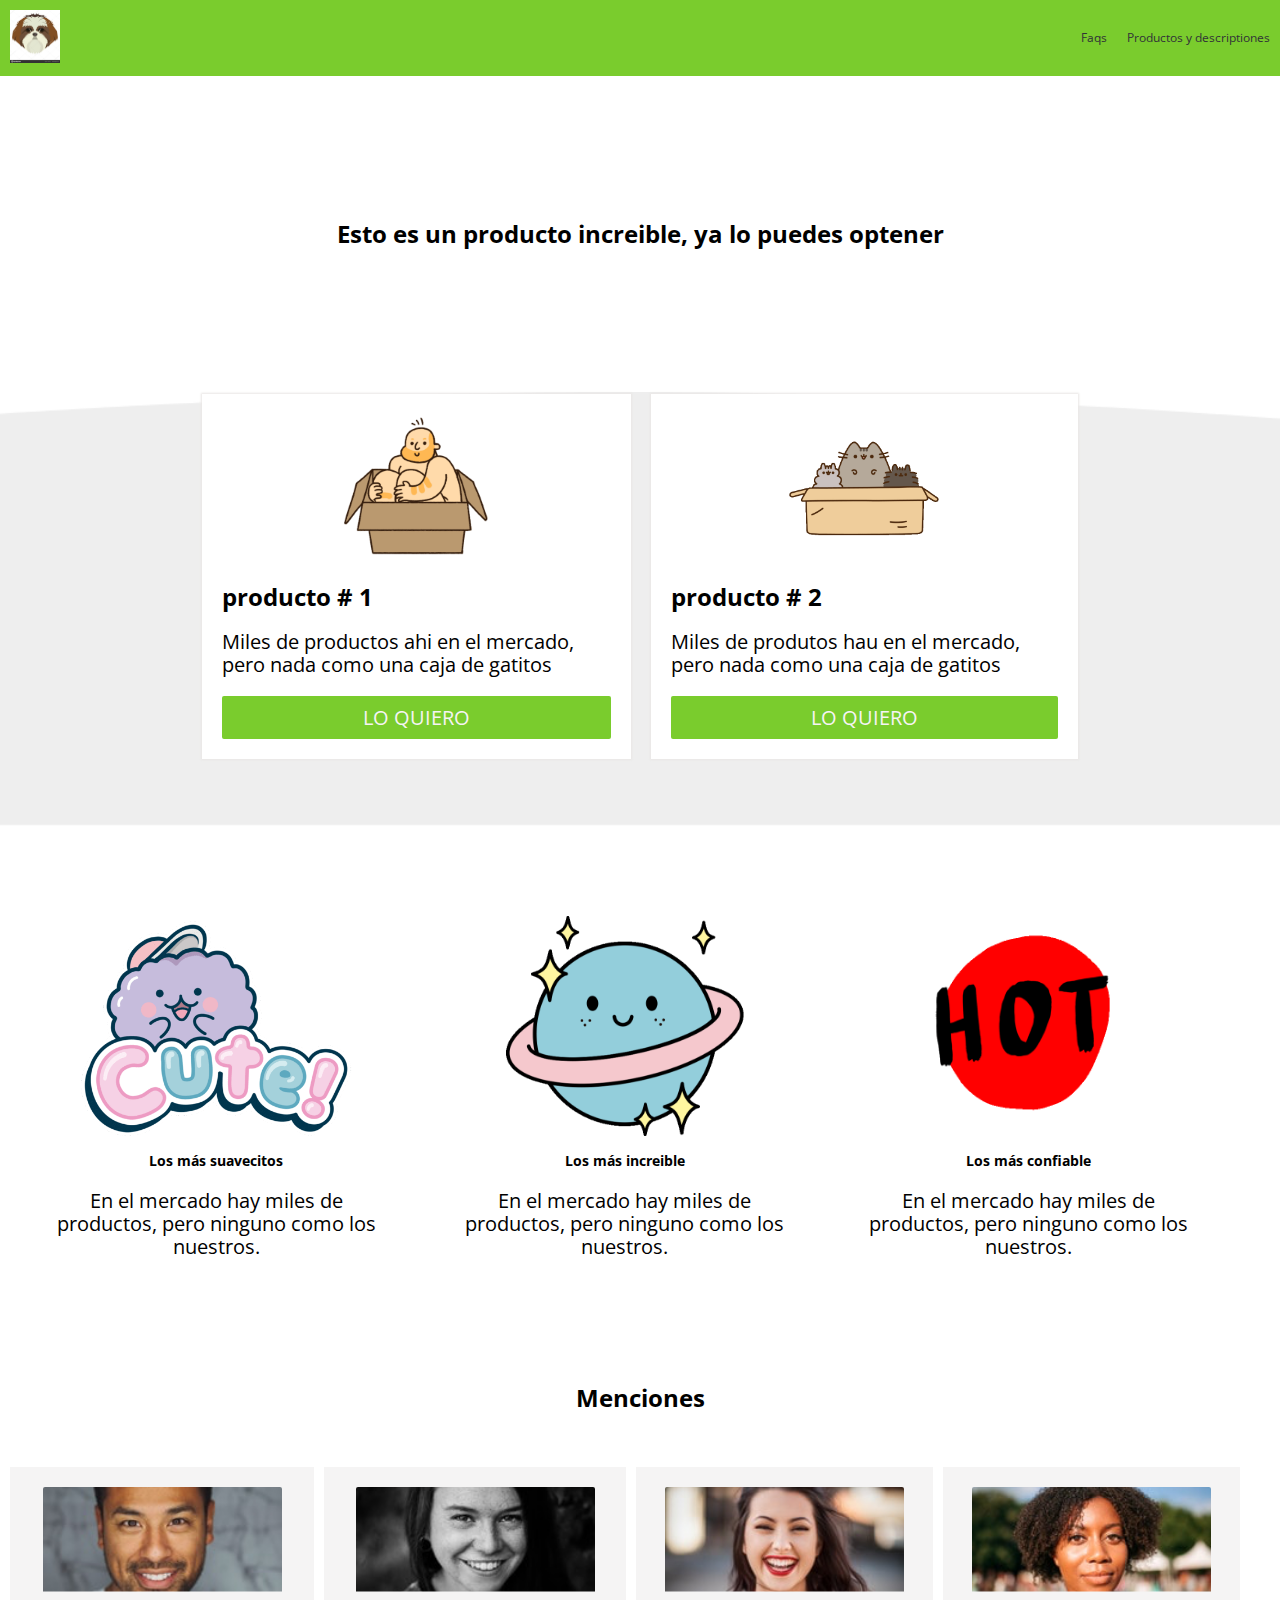
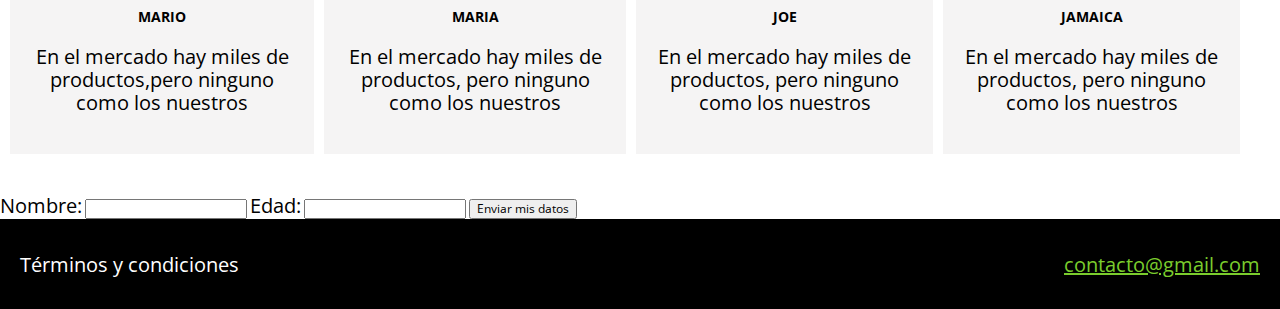
<file: index.html>
<!DOCTYPE html>

<!-- Se utiliza para que sea en español -->
<html lang="es"> 

<!-- Representa la conexion de metadatos -->
<head>
 <!-- meta UTF-8 codifica el texto que ulizamos  -->
  <meta charset="UTF-8">
  <meta name="viewport" content="width=device-width, initial-scale=1.0">
  <meta http-equiv="X-UA-Compatible" content="ie=edge">

  <!-- Por medio de esta linea se configura el CCS para trabajar con html
  las diferentes configuracion que se realicen por medio de tecnoligia css -->

  <link rel="stylesheet" href="css/animation.css">
  <link rel="stylesheet" href="css/normalize.css">
  <link rel="stylesheet" href="css/estilos.css">
  <link rel="stylesheet" href="css/mobile.css">
  <!-- Define el titulo del documento -->
  <title>Bruno</title>


</head>

<!-- body representa el contenido principal de documento html -->
<body>
  
   
  <!-- aqui empieza el naver****************************** -->
<header>  
  
  <!-- la etiqueta nav Define una sección que solamente contiene enlaces de navegación -->
    <nav class="fadeInDown">
      <div class="brand_image">

        <!-- con esta etiqueta poneos las imagenes  -->
        <img src="image/logo.jpg" alt="" width="50">

      </div>

      <div class="nav_option">
 
          <!-- ul y li = son formatos que utilizamos hacer lista         -->
          <ul>
            <!-- La etiequeta a es donde vamos aponer los hiperlink que nos van adireccionar donde queremos -->
            <li><a href="#">Faqs</a></li>
             <li><a href="#">Productos y descriptiones</a></li>  
          </ul>

      </div>
      
    </nav>
  <!-- aqui acaba el naver  -->

   <!-- Aca creamos la seccion del mai section -->
   <div class="main_section fadeIn">

     <!-- hi= Lo utilizamos para la creacion del titulo principal -->
     <h1>Esto es un producto increible, ya lo puedes optener </h1>
   
   
    </div>
   <div class="products fadeInUp ">
     <div class="product ">
       <div class="content">

                   <!-- Para poder manipular las tarjetas utilizamos el contenerdor img_content -->
                  <div class="img_content">


                  <!-- La etiqueta img nos pormite poner imagenes en nuestro sitio web -->
                    <img src="image/box1.png" alt="">
                  </div>
                   
                  <!-- titulos pricipales -->
                  <h1>producto # 1</h1>

                  <!-- La etiqueta de p la utilizamos para los parrafos -->
                  <p>Miles de productos ahi en el mercado,
                   pero nada como una caja de gatitos
                  </p>

                  <!-- Esta esla etiqueta que utilizamos para poner los botones -->
                  <a href="venta.html">
                    <button class="main_button">LO QUIERO</button>
                    </a>

                   
            </div>
          </div>
             <div class="product">
              <div class="content">
                   <div class="img_content">

                    <img src="image/box2.png" alt="">
                </div>
                    <h1>producto # 2</h1> 
                    <p>Miles de produtos hau en el mercado,
                      pero nada como una caja de gatitos
                    </p>
                    <a href="venta.html">
                    <button class="main_button">LO QUIERO</button>
                    </a>
                    
            
       </div>
     </div>
   </div>
 <!-- aca se empiezan los beneficios  -->
  <div class="beneficios">
         <div class="beneficio">
           <div class="content_beneficio">
             <img src="image/b1.png" alt="">
             <h3>Los más suavecitos</h3>
             <p>
               En el mercado hay miles de productos,
                pero ninguno como los nuestros.
             </p>
           </div>
         </div>
         <div class="beneficios">
          <div class="beneficio">
            <div class="content_beneficio">
              <img src="image/b2.png" alt="">
              <h3>Los más increible</h3>
              <p>
                En el mercado hay miles de productos,
                 pero ninguno como los nuestros.
              </p>
            </div>
          </div>
          <div class="beneficios">
            <div class="beneficio">
              <div class="content_beneficio">
                <img src="image/b3.png" alt="">
                <h3>Los más confiable</h3>
                <p>
                  En el mercado hay miles de productos,
                   pero ninguno como los nuestros.
                </p>
              </div>
            </div>
          </div>
        </div>
      </div>
    
        
  <!-- MENCIONES -->
    
       <div class="Menciones">
        <h1>Menciones</h1>
       </div>
          
       <div class="menciones">
           
           <div class="mencion">
          <div class="content_mencion">
            <img src="image/p1.png" alt="">
            <h3>MARIO</h3>
            <p>
              En el mercado hay miles de productos,pero ninguno como los nuestros
            </p>
          </div>
        </div>
        <div class="menciones">
          <div class="mencion">
            <div class="content_mencion">
              <img src="image/p2.png" alt="">
              <h3>MARIA</h3>
              <p>
                En el mercado hay miles de productos,
                     pero ninguno como los nuestros
              </p>
            </div>
          </div>
          <div class="menciones">
            <div class="mencion">
              <div class="content_mencion">
                <img src="image/p3.png" alt="">
                <h3>JOE</h3>
                <p>
                  En el mercado hay miles de productos,
                       pero ninguno como los nuestros
                </p>
              </div>
            </div>
            <div class="menciones">
              <div class="mencion">
                <div class="content_mencion">
                  <img src="image/p4.png" alt="">
                  <h3>JAMAICA</h3>
                  <p>
                    En el mercado hay miles de productos,
                         pero ninguno como los nuestros
                  </p>
              </div>
            </div>
          </div>
        </div>
      </div>
    </div>

    <form action=”URL_DONDE_QUIERO_ENVIAR_LO_DATOS”>
      <label for=”nombre”>Nombre:</label>
      <input type=”text” id=”nombre” name=”user_name” />
    
      <label for=“edad“>Edad:</label>
      <input type=”number” id=”edad” name=”user_age” />
    
      <button type=”submit”>Enviar mis datos</button>
    </form>
    
      <footer class="footer">
        <p>Términos y condiciones</p>
        <p>
          <a href="mailto:contacto@gmail.com">contacto@gmail.com</a>
        </p>
      </footer>
    
 <!-- Esta etiqueta se utiliza para que javascript funcione en html -->
 <script scr="script/script.js"></script>

</body>
</html>
</file>
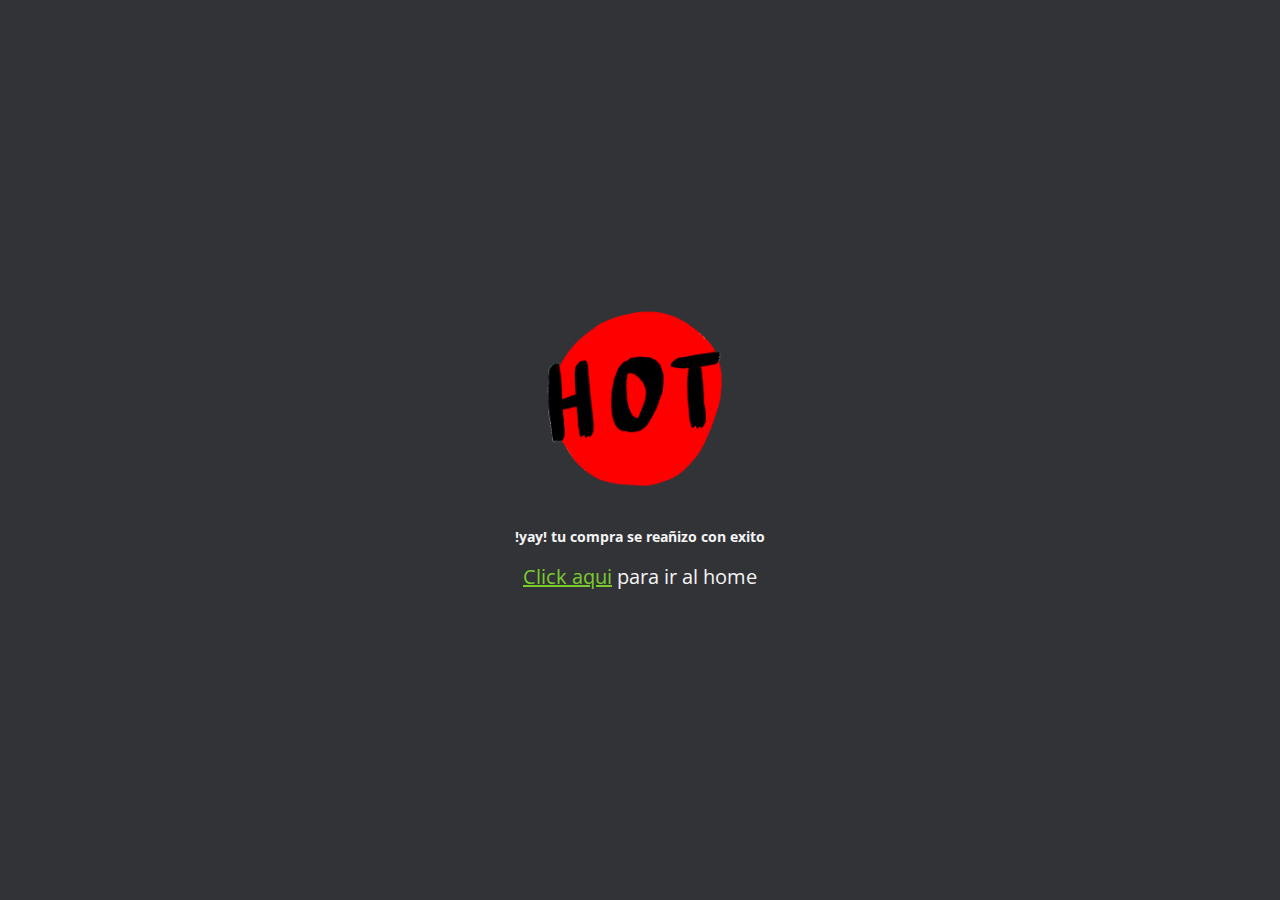
<file: exito.html>
<!DOCTYPE html>
<html lang="es">
<head>
    <meta charset="UTF-8">
    <meta http-equiv="X-UA-Compatible" content="IE=edge">
    <meta name="viewport" content="width=device-width, initial-scale=1.0">
    <link rel="stylesheet" href="css/normalize.css">
    <link rel="stylesheet" href="css/estilos.css">
    <link rel="stylesheet" href="css/animation.css">
    <link rel="stylesheet" href="css/paypal.css">

    <title>Exito</title>
</head>
<body>
    <div class="content_paypal">
        <img src="image/b3.png" alt="">
        <h3>!yay! tu compra se reañizo con exito</h3>
        <p> <a href="index.html">Click aqui</a> para ir al home</p>
    </div>
 
</body>
</html>
</file>
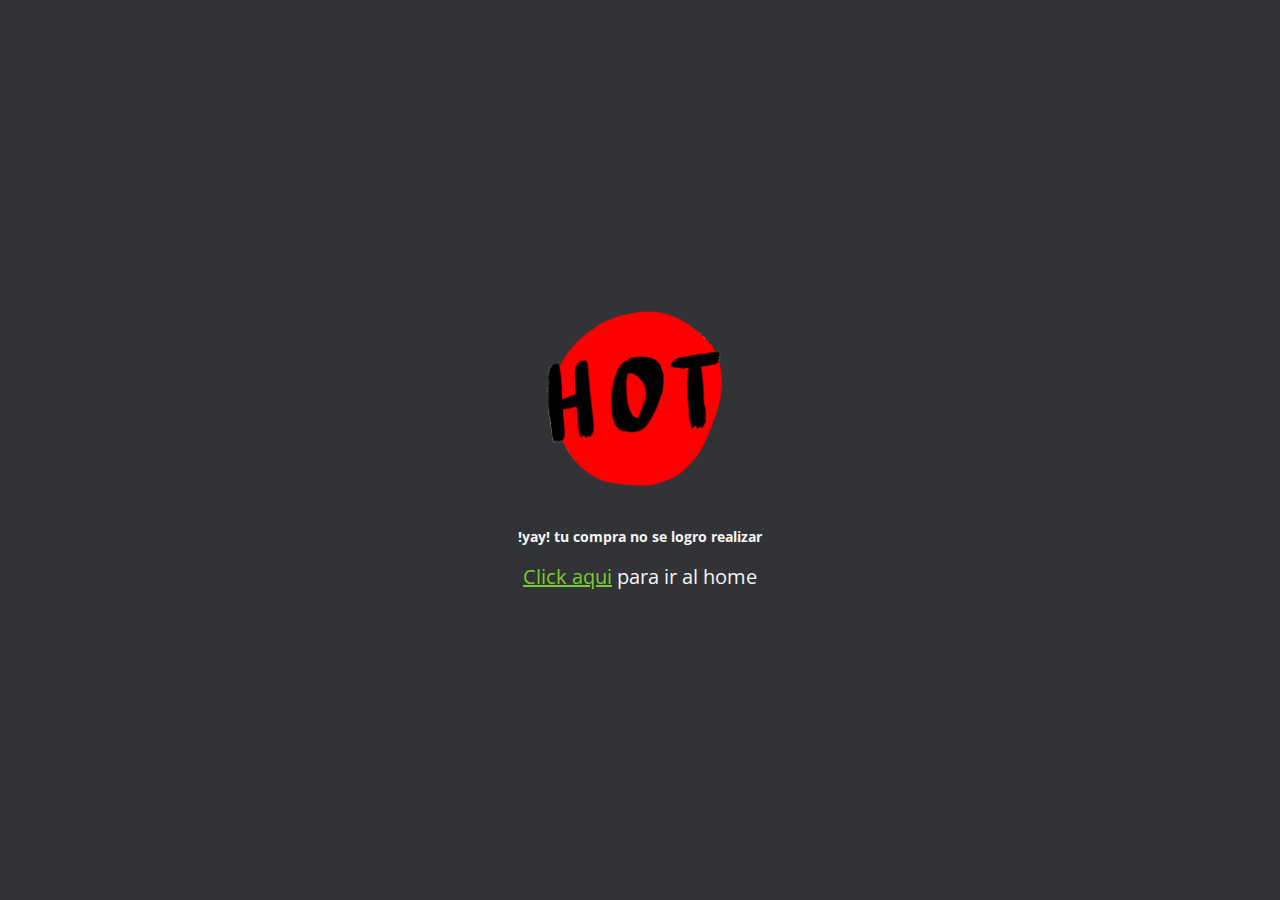
<file: falla.html>
<!DOCTYPE html>
<html lang="es">
<head>
    <meta charset="UTF-8">
    <meta http-equiv="X-UA-Compatible" content="IE=edge">
    <meta name="viewport" content="width=device-width, initial-scale=1.0">
    <link rel="stylesheet" href="css/normalize.css">
    <link rel="stylesheet" href="css/estilos.css">
    <link rel="stylesheet" href="css/animation.css">
    <link rel="stylesheet" href="css/paypal.css">

    <title>Exito</title>
</head>
<body>
    <div class="content_paypal">
        <img src="image/b3.png" alt="">
        <h3>!yay! tu compra no se logro realizar </h3>
        <p> <a href="index.html">Click aqui</a> para ir al home</p>
    </div>
 
</body>
</html>
</file>
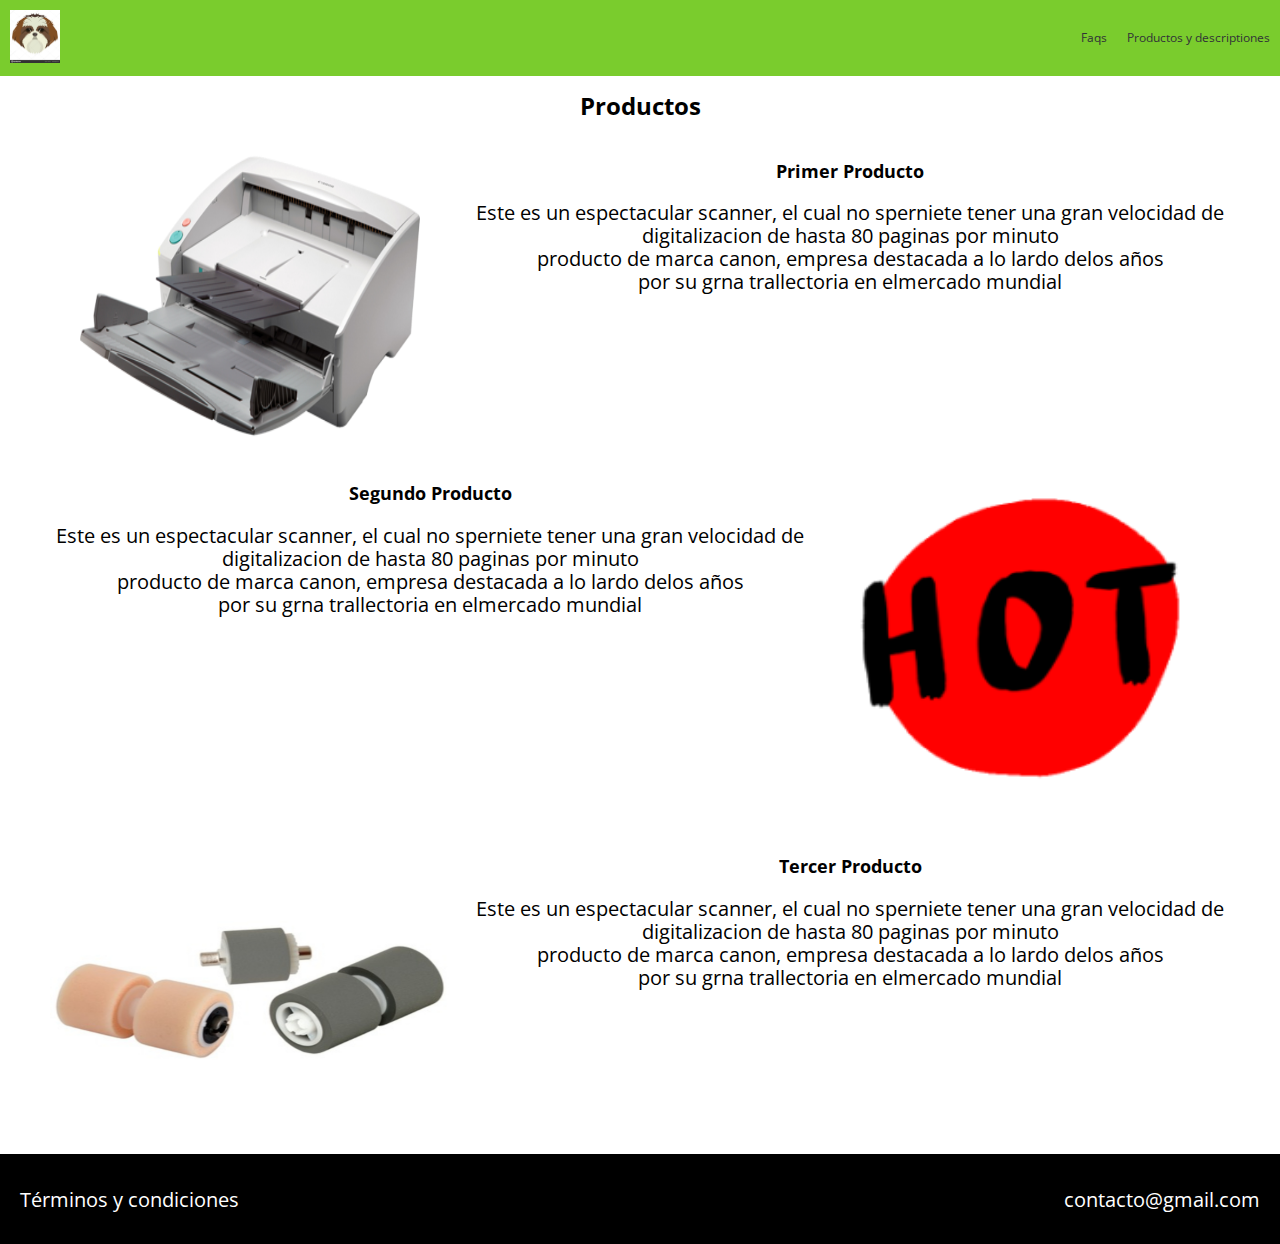
<file: producto.html>
<!DOCTYPE html>

<!-- Se utiliza para que sea en español -->
<html lang="es"> 

<!-- Representa la conexion de metadatos -->
<head>
 <!-- meta UTF-8 codifica el texto que ulizamos  -->
  <meta charset="UTF-8">
  <meta name="viewport" content="width=device-width, initial-scale=1.0">
  <meta http-equiv="X-UA-Compatible" content="ie=edge">

  <!-- Por medio de esta linea se configura el CCS para trabajar con html
  las diferentes configuracion que se realicen por medio de tecnoligia css -->
  <link rel="stylesheet" href="css/grid.css">
  <link rel="stylesheet" href="css/animation.css">
  <link rel="stylesheet" href="css/normalize.css">
  <link rel="stylesheet" href="css/estilos.css">
  <link rel="stylesheet" href="css/mobile.css">
  <!-- Define el titulo del documento -->
  <title>Bruno</title>


</head>

<!-- body representa el contenido principal de documento html -->
<body>
  
   
  <!-- aqui empieza el naver****************************** -->
<header>  
  
  <!-- la etiqueta nav Define una sección que solamente contiene enlaces de navegación -->
    <nav class="fadeInDown">
      <div class="brand_image">

        <!-- con esta etiqueta poneos las imagenes  -->
        <img src="image/logo.jpg" alt="" width="50">

      </div>

      <div class="nav_option">
 
          <!-- ul y li = son formatos que utilizamos hacer lista         -->
          <ul>
            <!-- La etiequeta a es donde vamos aponer los hiperlink que nos van adireccionar donde queremos -->
            <li><a href="#">Faqs</a></li>
             <li><a href="#">Productos y descriptiones</a></li>  
          </ul>

      </div>
      
    </nav>
  <!-- aqui acaba el naver  -->
  
<!-- Aca inicia el container el cual es el sistema que contiene todas las grillas -->
  <div class="container">
    <h1>Productos</h1>
    </div>

    <!-- El row es el que nos permite la creacion de las columnas
    <div class="row">
     
    <div class="col-2">HOLA soy andres pardo moreno desde colombia diseññando pahinas web</div>
    <div class="col-2">HOLA soy andres pardo moreno desde colombia diseññando pahinas web</div>
    <div class="col-2">HOLA soy andres pardo moreno desde colombia diseññando pahinas web</div>
    <div class="col-2">HOLA soy andres pardo moreno desde colombia diseññando pahinas web</div>
    <div class="col-2">HOLA soy andres pardo moreno desde colombia diseññando pahinas web</div>
   </div>
  </div> -->

  <!-- aca utilizamos las columnas que necesitamos unicamente para que quede imagen 
  y quede texto o la informacion al lado  -->
  <div class="row"> 
    <div class="col-4">
     
      <img src="image/4 (1).png" alt="" width="400px" height="300px">
        </div>
       <div class="col-8">
         <h2>Primer Producto</h2>
         <p>Este es un espectacular scanner, el cual no sperniete tener una
           gran velocidad de digitalizacion de hasta 80 paginas por minuto <br>
           producto de marca canon, empresa destacada a lo lardo delos años <br>
           por su grna trallectoria en elmercado mundial
         </p>
       </div>
  </div>
</div>

<div class="row"> 
  <div class="col-8">

    <h2>Segundo Producto</h2>
       <p>Este es un espectacular scanner, el cual no sperniete tener una
         gran velocidad de digitalizacion de hasta 80 paginas por minuto <br>
         producto de marca canon, empresa destacada a lo lardo delos años <br>
         por su grna trallectoria en elmercado mundial
       </p>
      </div>
     
       <div class="col-4">
    <img src="image/b3.png" alt="" width="400px" height="350px">
         
     </div>
  </div>
</div>


<div class="row"> 
  <div class="col-4">
   
    <img src="image/2 (1).jpg" alt="" width="400px" height="300px">
      </div>
     <div class="col-8">
       <h2>Tercer Producto</h2>
       <p>Este es un espectacular scanner, el cual no sperniete tener una
         gran velocidad de digitalizacion de hasta 80 paginas por minuto <br>
         producto de marca canon, empresa destacada a lo lardo delos años <br>
         por su grna trallectoria en elmercado mundial
       </p>
     </div>

    </div>
  </div>
    
      <footer class="footer">
        <p>Términos y condiciones</p>
        <p>contacto@gmail.com</p>
      </footer>
    
 <!-- Esta etiqueta se utiliza para que javascript funcione en html -->
 <script scr="script/script.js"></script>

</body>
</html>
</file>
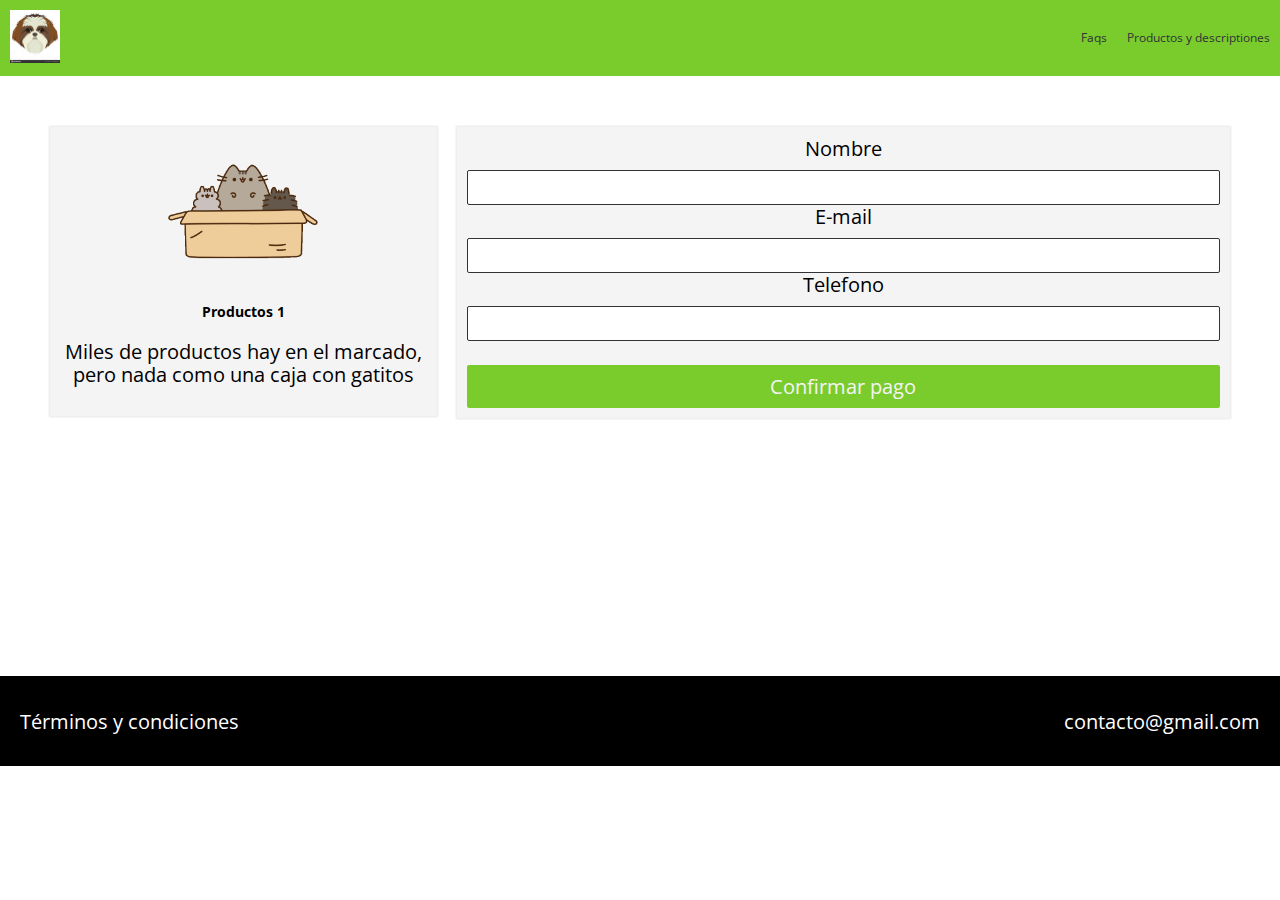
<file: venta.html>
<!DOCTYPE html>

<!-- Se utiliza para que sea en español -->
<html lang="es"> 

<!-- Representa la conexion de metadatos -->
<head>
 <!-- meta UTF-8 codifica el texto que ulizamos  -->
  <meta charset="UTF-8">
  <meta name="viewport" content="width=device-width, initial-scale=1.0">
  <meta http-equiv="X-UA-Compatible" content="ie=edge">

  <!-- Por medio de esta linea se configura el CCS para trabajar con html
  las diferentes configuracion que se realicen por medio de tecnoligia css -->
  <link rel="stylesheet" href="css/grid.css">
  <link rel="stylesheet" href="css/animation.css">
  <link rel="stylesheet" href="css/normalize.css">
  <link rel="stylesheet" href="css/estilos.css">
  <link rel="stylesheet" href="css/mobile.css">
  <!-- Define el titulo del documento -->
  <title>Bruno</title>


</head>

<!-- body representa el contenido principal de documento html -->
<body>
  
   
  <!-- aqui empieza el naver****************************** -->
<header>  
  
  <!-- la etiqueta nav Define una sección que solamente contiene enlaces de navegación -->
    <nav class="fadeInDown">
      <div class="brand_image">

        <!-- con esta etiqueta poneos las imagenes  -->
        <img src="image/logo.jpg" alt="" width="50">

      </div>

      <div class="nav_option">
 
          <!-- ul y li = son formatos que utilizamos hacer lista         -->
          <ul>
            <!-- La etiequeta a es donde vamos aponer los hiperlink que nos van adireccionar donde queremos -->
            <li><a href="#">Faqs</a></li>
             <li><a href="#">Productos y descriptiones</a></li>  
          </ul>

      </div>
      
    </nav>
  <!-- aqui acaba el naver  -->


<!--   Aca empieza el formulariode venta  -->
<br>
<br>
<br>
<div class="container">

    <div class="row">
        <div class="col-4">
            <div class="modulo_pago">
                <div class="modulo_pago_images"></div>
                <img src="image/box2.png" alt="">
                <h3>
                    Productos 1
                </h3>
                <p> 
                    Miles de productos hay en el marcado, pero nada como una caja con gatitos
                </p> 
            </div>
        </div>   
        
        <div class="col-8">
            <div class="modulo_pago">
             <!--  creamos la etiqueta form la que nos permite crear el formulario -->
              <form action="https://www.paypal.com/cgi-bin/webscr?cmd=_s-xclick&hosted_button_id=9MQC49F2JC5E8" method="post">

                <!-- utilizamos el label que nos permiete la la creacion del campo -->
                <label for="name">Nombre</label>
                <br>
           <!--      nos permite llenar el campo -->
                <input type="text" placeholder="" name="name" class="data">
                <br>
                <label for="email">E-mail</label>
                <br>
                <input type="text" placeholder="" name="mail" class="data">
                <br>
                <label for="phone">Telefono</label>
                <br>       
                <input type="text" placeholder="" name="phone" class="data" >
                <br>
                <br>

                
                <!-- Este es el boton de pago, 
                para cambiar el texto se utiliza el atributo value y se pone el texto que se desea en el boton  -->
                <input type="submit" class="main_button" name="submit" value="Confirmar pago">
    

              </form>

              

            </div>
        </div>
    </div>
</div>
<br>
<br>
<br>
<br>
<br>
<br>
<br>
<br>
<br>
<br>
<br>
<br>
<br>
<br>
<br>
<br>
<br>
<br>


  <!-- Aca termina el formulario de venta  -->
  

    
      <footer class="footer">
        <p>Términos y condiciones</p>
        <p>contacto@gmail.com</p>
      </footer>
    
 <!-- Esta etiqueta se utiliza para que javascript funcione en html -->
 <script scr="script/script.js"></script>

</body>
</html>
</file>
<file: css/animation.css>
/* Empezamos con una clase
* Luego fijamos el tiempo que dura la animacion */
.fadeIn{

 /* asegura que los valores sean estandar */
    -webkit-animation-duration: 4s;
    animation-duration: 4s;

    /* Define que se cumplira de ida del regreso regreso */
    animation-fill-mode: both;
    -webkit-animation-fill-mode: both;

    /* fijamos el nombre de nuestra animacion */
    animation-name: fadeIn;
    -webkit-animation-name: fadeIn;
}
/* Se define que animacion va a tener esta clase*/
@keyframes fadeIn {

    /* Idicamos como se maneja la opacidad */  
    from{
        opacity: 0;
    }
    to{
        opacity: 1;
    }

}
/* Aca realizamos la animacion de nav, utilizando los mismos parametros
* que se tomaron en la parte inicial, solo cambia el nomre de la clase*/
.fadeInDown {
    -webkit-animation-duration: 1s;
    animation-duration: 1s;
    animation-fill-mode: both;
    -webkit-animation-fill-mode: both;
    -webkit-animation-name: fadeInDown;
    animation-name: fadeInDown;

}

@keyframes fadeInDown {
    from{
        opacity: 0;
        -webkit-transform: translate3d(0,-100%,0);  
        transform: translate3d(0,-100%,0);
    }

    to{
        opacity: 1;
        -webkit-transform: translate3d(0,0,0);
        transform: translate3d(0,0,0);
    }
}


/*En esta seccion utilizamos los efectos de animacion
* para los produtos*/

.fadeInUp {
    -webkit-animation-duration: 5s;
    animation-duration: 5s;
    animation-fill-mode: both;
    -webkit-animation-fill-mode: both;
    -webkit-animation-name: fadeInUp;
    animation-name: fadeInUp;

}

@keyframes fadeInUp {
    from{
        opacity: 0;
        -webkit-transform: translate3d(0,100%,0);  
        transform: translate3d(0,100%,0);
    }

    to{
        opacity: 1;
        -webkit-transform: translate3d(0,0,0);
        transform: translate3d(0,0,0);
    }
}
</file>
<file: css/estilos.css>
/* Este es link que sacamos de la pagina de 
google fonts para el diseño de letra que deseamos  */
@import url('https://fonts.googleapis.com/css2?family=Open+Sans:wght@300&display=swap');

/* --------Variables----------- */
/* --Aca ponemos tods la variables que son muy repetitivas----------- */
/* -----Es una forma de volverlas dinamicas----------- */
:root {
 
    --green-color:#7ACC2D;
    --white-color:rgb(245, 244, 244);
    --black-color:#313337;
    
    /* Tipografia */
    --normal:20px;
    /* Espacio */
    --space:10px;
    /* Box shadow */
    --box:0px 0 2px 1px #e9e6e5;

}

/* ------Variables------------- */



html,body{
    /* Padding = Espaciado que se tiene hacia dentro */
    padding: 0px;

    /* Espaciado que elementi tiene hacia afuera */
    margin: 0px;

    /* Es tipo de letra y tamaño que vamos a utiizar */
    font-size: 12px;

    /* font-family = Con esta funcion ponemos el estilo de letra que se desea
    copiando esa nombre desde google fonts*/
    font-family: 'Open Sans', sans-serif;
}
  /* la eqtiqueta label nos permite regular el tamaño de letra para que sea igual por eso la ubicamos 
  en este campo ya que no es una clase es un elemneto  */
p, label{
    font-size: var(--normal);

}

/***** Aca empeizan los estilos de nav *********/
nav{

    /*nos ayuda aque los enlaces se pongan uno al lado del otro y no debajo */
    display: flex;

    /*generamos el color del nav */
    background-color: var(--green-color) ;
   
    /*el espacio con la variable dimamica que creamos  */
    padding:var(--space);
    
    /*El color que se va usar dentro del nav */
    color: white;

    /*toma los elementos por grupos y los pone 
    acada uno en un extremo, imagen a un lado elaces al otro */
    justify-content: space-between;

    /*center= con esta funcion centramos todo en el nav */
    align-items: center;
}
nav .brand {
    margin-left: 20px;
}
 
/* utilizamos otras etiquetas en html que nos permitieran crear efectos solo 
a la partqe quenecesitamosdentro el foumulario  */
nav ul{
    display: flex;
}


/* utilizamos otras etiquetas en html que nos permitieran crear efectos solo 
a la partqe quenecesitamosdentro el foumulario  */
nav li{
    padding-left: 20px;

    /* list-style: none;= utilizamos para quitar la pepa de lista */
    list-style: none;
}


/* ahora vamos a trabajar en los estilos de los link de las listas */
nav li a {

    /* color:= manejamos el color de los hipervinculos  */
    color: var(--black-color);
    
    /* text-decoration: none;= utilizamos para quitar las decoraciones de lista  */
    text-decoration: none;
}

/* Ahora vamos a trabajar en las acciones que queremos que tengan los 
enlaces como un efecto de boton  */
nav  li a:hover {

    text-decoration: none;

    /* color que queremos a la hora de pararnos sobre los link */
    color: white;
}

/* ------- Main section ------- */

.main_section{

    padding: 10%;

    text-align: center ;
}


.products {
    /*con esta funcion llamamos imagenes desde css */
    background-image: url("../image/curve.png");

    /*la utilizamos para la altura */
    height: 50px;

    /*utilizar el tamaño que tiene disponible */
    background-size: cover;

    /* Se Alinea hacia el centro pero hacia arriba  */
    background-position: center top; 


    padding: 15%;
    display: flex; 
} 
 /* para manejar los productos en general */
.product{


    padding: 10px;

    /* Esta funcion nos permite subir o bajar el elemento  */
    margin-top: -200px;

}
/* Para manejar un solo producto */
.product .content{ 
    background-color: white;
    padding: 20px;

    /*nos pemite generar sombra sobre los elementos  */
    box-shadow:var(--box);
}

.img_content{
    text-align: center;
}

  /**********-------------main boutum------************** */
.main_button{


    background-color:var(--green-color);

    /* Para que ocupe todo el espacio de la tarjeta */
    width: 100%;

    padding:var(--space);
    font-size:var(--normal);
    color: var(--white-color);
    border: 0;

    /* con esta funcion hacemos que el cursor se vulva una manita  */
    cursor: pointer;

    /* Crea el efecto de que el boton para que el boton se vea salido */
    border-radius: 2px;
}
 /* De esta forma se crea el efecto de
 interaccion cuando se pasa sobre el boton */
.main_button:hover{


    background-color: #5f9230;
}


.beneficios {

    text-align: center ;

    padding: 10%;
    display: flex;
} 

.beneficios{
    text-align: center;
    align-items: center;
    padding: 20px;
    }

.content_beneficio {
 
    text-align: center;
    padding: 30px;
    }

.content_beneficio{
        text-align: center;

}

.Menciones {

    text-align: center;
}



.menciones {


        text-align: center ;
        align-items: center;
    
        padding: 10%;
        display: flex;
        background-color: white;
    
    text-align: center;
    padding: 10px;
    
    }


.mencion {
    

     display: flex;
      align-items: center;
    

    }

.content_mencion{
 
   background-color: var(--white-color);
    padding: 20px;
    
    text-align: center;


    }
      
    /**********-------------venta------************** */

    .modulo_pago {
        background-color: var(--white-color);
        box-shadow: var(--box);
        padding: var(--space);
    }

    .modulo_pago_images{
        max-width:150px;
        text-align: center;
        width: 100%;
        margin: auto;
    }

    .data {
   
    /* sirve para que los elemntos se suban un poco */
    margin-top: var(--space);


     width: 100%;

     /* para que la altura de los cuadros del formulario sea de 35px */
     height: 35px;

     /* para las esquinas redondeadas  */
     border-radius: 2px;

     /* Este borde definimos 1pxd enacho y lo definimos como solido y aplicamos color negro en el borde */
     border: 1px solid var(--black-color);
     box-sizing: border-box;

        }
    
    .modulo_pago .main_button{
        margin-top: 10px;
    }



    /**********-------------footer------************** */

.footer {
        height: 50px;
        display: flex;
        justify-content: space-between;
        align-items: center;
        background-color: black;
        color: white;
        padding: 020px;
    
 }

 .footer a {
     color:var(--green-color);
 }
</file>
<file: css/mobile.css>
/* condicionamos el comportamiento en este caso a los 600px */
@media (max-width: 600px) {

 .products {

     /* toma un valos calculado para justarce, pero depende de la
     configuracion de elemento padre */
     display:inherit;

     /* Realiza y calcula el ajuste de la altura  */
     height: auto;
 }
 .product {
    
    /* Nos permite  que se respete la margen de
    cada producto, sin que quede montado un encima del otro */
    margin-top: auto; 
    
    }

 .main_section {

    /* La utilizamos para reducuir el paddin, ya que esta muy grande */
     padding: 4%;
 }

 .beneficios, .menciones {

    display: inherit;

    height: auto;
 }

}
</file>
<file: css/paypal.css>
body {
background-color: var(--black-color);    

text-align: center;
color: var(--white-color);
display: flex;


justify-content: center;
align-items: center;

/* con esta funcion logramos hacer que se tome todo el tamaño de la pantalla y se pueda centrar por completo  */
height: 100vh;
}

.content_paypal a {
    color: var(--green-color);

}
</file>
<file: css/grid.css>
.container{
/* Ponemos el limite del container  */
    max-width: 1280px;
    font-family: 'Open Sans', sans-serif;
    text-align: center;
    

    /* Para alinear hacia el centro */
    margin: auto;

}
/* Es la gerarquia que se utiliza para implementar columnas */
.row {
 /* para poner todos los elementos en horiontales */
    display: flex;
    padding-left: 40px;
    padding-right: 40px;
    background-size: cover;

}




/* Se crea el sistema de columnas se toma el ancho de nuestro sutio se divide
como un 100% y se multiplica por cada coolumna que queremos  */
.col-1 {
    width: 8.3333333333%;
}
.col-2 {
    width: 16.666666667%;
}
.col-3 {
    width: 24.999999999%;
}
.col-4 {
    width: 33.333333332%;
}
.col-5 {
    width: 41.666666665%;
}
.col-6 {
    width: 49.999999998%;
}
.col-7 {
    width: 58.333333331%;
}
.col-8 {
    width: 66.66666667%;
}
.col-9 {
    width: 74.999999997%;
}
.col-10 {
    width: 83,333333333%;
}
.col-11 {
    width: 91,666666663%;
}
.col-12 {
    width: 99.999999996%;
}

/* aca creamos la funcion para que se respete el espaciado enttre cada columna */

.col-1,.col-2,.col-3,.col-4,.col-5,.col-6,.col-7,.col-8,.col-9,.col-10,.col-11,.col-12{
  padding: 10px;
  text-align: center ;
    
}
/* 
Con esta funcio condicionamos el entorno en metodp  risponce para que
se pueda ver muy bien desde el moemnto en que se encoja  */
@media (max-width: 900px) {
    .row{
        display: inherit;
        background-size: cover;
        text-align: center;
    }



.col-1,.col-2,.col-3,.col-4,.col-5,.col-6,.col-7,.col-8,.col-9,.col-10,.col-11,.col-12{
width: 100%;
    
 }
}
</file>
